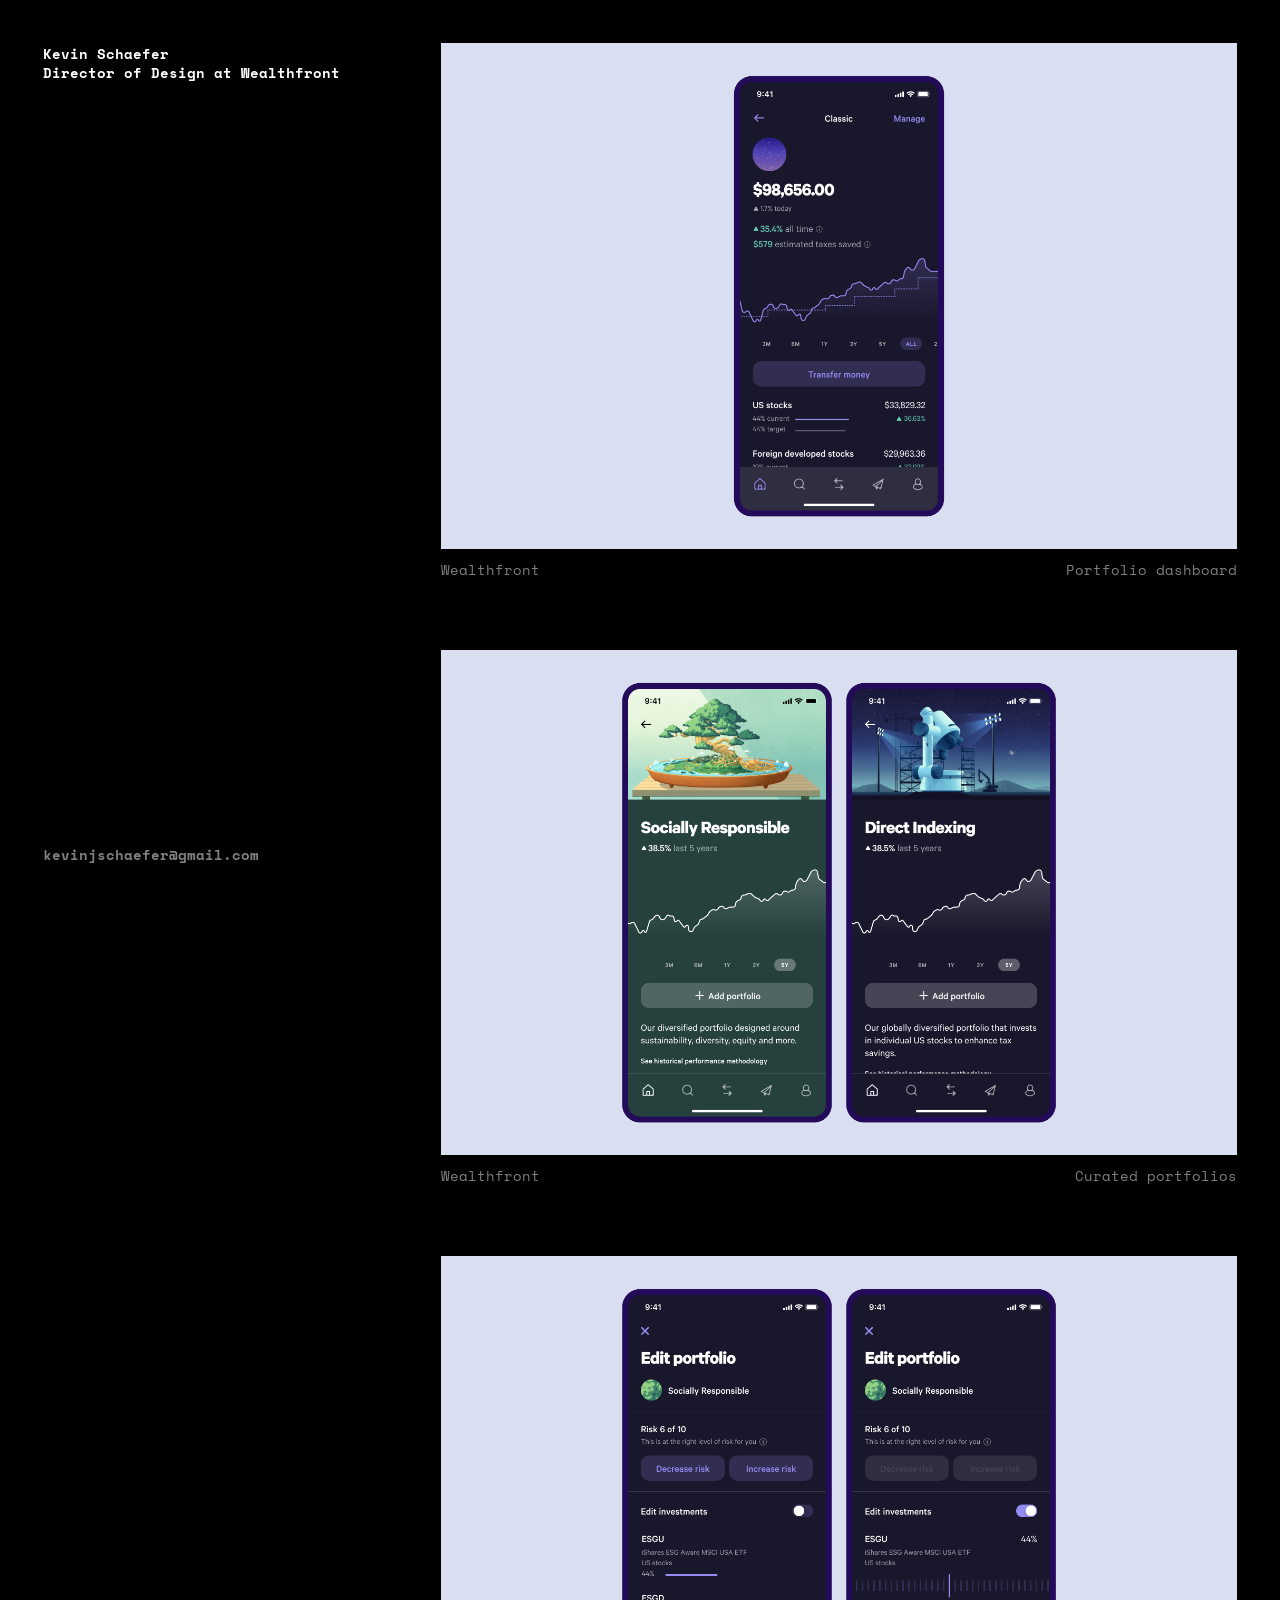
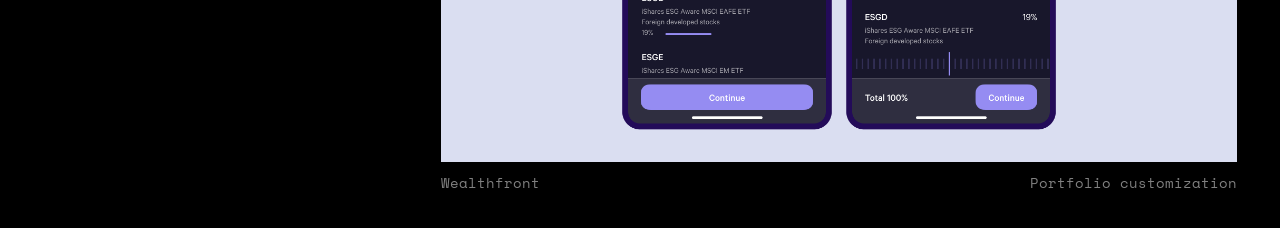
<file: index.html>
<html>
<head>
  <meta charset="utf-8">
  <title>Kevin Schaefer | Product Designer</title>
  <meta http-equiv="Content-Type" content="text/html; charset=utf-8">
  <meta name="viewport" content="width=device-width, initial-scale=1">
  <meta http-equiv="X-UA-Compatible" content="IE=edge">
  <link rel="stylesheet" href="raster.grid.css">
  <link rel="stylesheet" href="style.css">
  <link href="https://fonts.googleapis.com/css?family=Space+Mono:700&display=swap" rel="stylesheet">
</head>
<body>
  <grid columns=6>
    <c span=1-2 span-s=row class="intro">
      <h1 class="name">Kevin Schaefer</h1>
      <h2 class="title">Director of Design at Wealthfront</h2>
      <h2 class="email"><a href="mailto:kevinjschaefer@gmail.com">kevinjschaefer@gmail.com</a></h2>
    </c>
    <c span=3-6 span-s=row>
      <div class="project">
        <img src="img/thumb1.png" />
        <span class="left">Wealthfront</span>
        <span class="right">Portfolio dashboard</span>
      </div>
      <div class="divider"></div>
      <div class="project">
        <img src="img/thumb2.png" />
        <span class="left">Wealthfront</span>
        <span class="right">Curated portfolios</span>
      </div>
      <div class="divider"></div>
      <div class="project">
        <img src="img/thumb3.png" />
        <span class="left">Wealthfront</span>
        <span class="right">Portfolio customization</span>
      </div>
    </c>
  </grid>
</body>
</html>
</file>
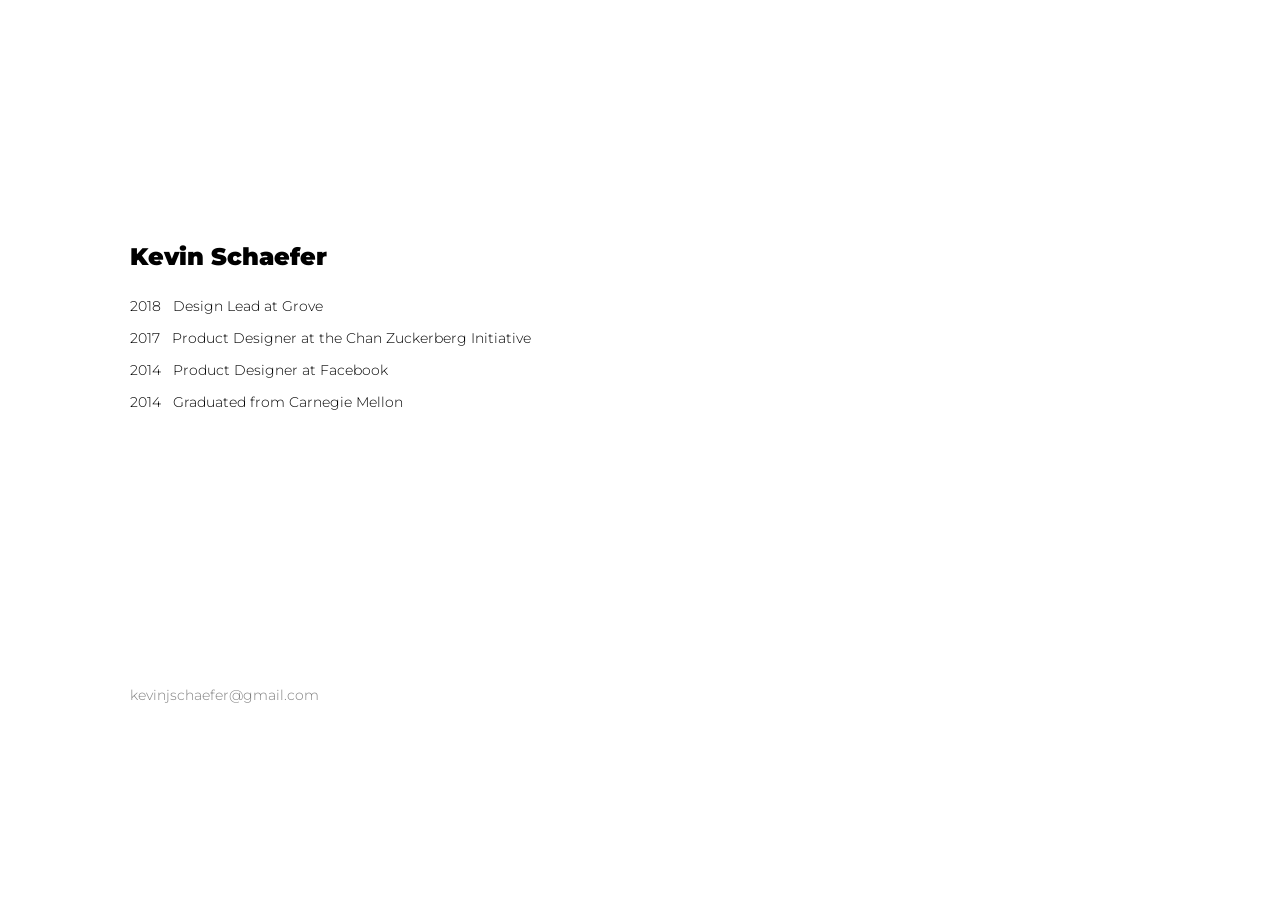
<file: old/index.html>
<!DOCTYPE html>

<html>
    <head>
        <!-- Github Hosted -->
        <title>Kevin Schaefer | Product Designer</title>
        <link rel="stylesheet" type="text/css" href="css/styles.css">
        <script src="http://ajax.googleapis.com/ajax/libs/jquery/1.11.1/jquery.min.js"></script>
        <link href="https://fonts.googleapis.com/css?family=Montserrat:300,800,900" rel="stylesheet">
        <meta name="viewport" content="width=device-width, initial-scale=3, maximum-scale=1">
    </head>
     
    <body>
        <div class="page">
            <div class="container">
                <div class="intro">
                    <div>
                        <h1>Kevin Schaefer</h1>
                        <h3>2018&nbsp;&nbsp;&nbsp;Design Lead at Grove</h3>
                        <h3>2017&nbsp;&nbsp;&nbsp;Product Designer at the Chan&nbsp;Zuckerberg&nbsp;Initiative</h3>
                        <h3>2014&nbsp;&nbsp;&nbsp;Product Designer at Facebook</h3>
                        <h3>2014&nbsp;&nbsp;&nbsp;Graduated from Carnegie Mellon</h3>
                    </div>
                </div>
                <!--<div class="project">
                    <div id="thumb1" class="thumbnail">
                        <img src="img/thumb1.png" />
                    </div>
                    <div class="description">
                        <h4>Summit Learning</h4>
                        <h5>Helping students track their&nbsp;learning</h5>
                    </div>
                </div>
                <div class="project">
                    <div id="thumb2" class="thumbnail">
                        <img src="img/thumb2.png" />
                    </div>
                    <div class="description">
                        <h4>Summit Learning</h4>
                        <h5>Helping students build self&#8209;awareness</h5>
                    </div>
                </div>
                <div class="project">
                    <div id="thumb3" class="thumbnail">
                        <img src="img/thumb3.png" />
                    </div>
                    <div class="description">
                        <h4>Summit Learning</h4>
                        <h5>Helping teachers efficiently give&nbsp;feedback</h5>
                    </div>
                </div>
                <div class="project">
                    <div id="thumb4" class="thumbnail bottom">
                        <img src="img/thumb4.png" />
                    </div>
                    <div class="description">
                        <h4>Facebook</h4>
                        <h5>Making event invites feel more&nbsp;personal</h5>
                    </div>
                </div>
                <div class="project">
                    <div id="thumb5" class="thumbnail">
                        <img src="img/thumb5.png" />
                    </div>
                    <div class="description">
                        <h4>Facebook</h4>
                        <h5>Simplifying the events privacy&nbsp;system</h5>
                    </div>
                </div>
                <div class="project">
                    <div id="thumb6" class="thumbnail bottom">
                        <img src="img/thumb6.png" />
                    </div>
                    <div class="description">
                        <h4>Facebook</h4>
                        <h5>Making it more fun to create an&nbsp;event</h5>
                    </div>
                </div>-->
            </div>
        </div>
        <div class="footer">
             <h3 id="contact">
                <a href="mailto:kevinjschaefer@gmail.com">kevinjschaefer@gmail.com</a>
            </h3>
        </div>

        <script>
        $(document).ready(function() {
            var thumbMids = []
            var currentClosestThumb = 1;

            function computeThumbMids() {
                for(var i = 1; i <= 6; i++) {
                    var thumbRect = $('#thumb' + i)[0].getBoundingClientRect();
                    var midY = thumbRect.y + (thumbRect.height/2);
                    thumbMids.push(midY);
                }
            }

            computeThumbMids();

            function moveLogic(mid) {
                var thumbDistances = [];
                
                for(var i = 1; i <= 6; i++) {
                    var dist = Math.abs(thumbMids[i-1] - mid);
                    thumbDistances.push(dist);
                }

                var minDistance = Math.min.apply(null, thumbDistances);
                var closestThumb = 1;

                for(var i = 1; i <= 6; i++) {
                    if (minDistance == thumbDistances[i-1]) {
                        closestThumb = i
                    }
                }

                if (currentClosestThumb != closestThumb) {
                    $('#thumb' + currentClosestThumb).toggleClass('active');
                    $('#thumb' + closestThumb).toggleClass('active');
                    currentClosestThumb = closestThumb;
                }
            }

            /*$(document).scroll(function() {
              var currentScrollY = $(document).scrollTop();
              var currentHeight = $(window).height();
              var currentMidpoint = currentScrollY + (currentHeight/2);
              moveLogic(currentMidpoint);
            });

            $(window).resize(function() {
              computeThumbMids();
            });*/

        });
        </script>

        <script>
		  (function(i,s,o,g,r,a,m){i['GoogleAnalyticsObject']=r;i[r]=i[r]||function(){
		  (i[r].q=i[r].q||[]).push(arguments)},i[r].l=1*new Date();a=s.createElement(o),
		  m=s.getElementsByTagName(o)[0];a.async=1;a.src=g;m.parentNode.insertBefore(a,m)
		  })(window,document,'script','//www.google-analytics.com/analytics.js','ga');
		
		  ga('create', 'UA-34521090-1', 'auto');
		  ga('send', 'pageview');
		</script>
    </body>
</html>
</file>
<file: raster.grid.css>
/* Raster v6 (rsms.me/raster) */
grid{display:grid;--grid-tc:repeat(4,1fr);grid-template-columns:var(--grid-tc);--grid-cs:1;--grid-ce:-1}grid>c{display:block;-moz-appearance:none;appearance:none;-webkit-appearance:none}grid[columns="1"]{--grid-tc:repeat(1,1fr)}grid[columns="2"]{--grid-tc:repeat(2,1fr)}grid[columns="3"]{--grid-tc:repeat(3,1fr)}grid[columns="4"]{--grid-tc:repeat(4,1fr)}grid[columns="5"]{--grid-tc:repeat(5,1fr)}grid[columns="6"]{--grid-tc:repeat(6,1fr)}grid[columns="7"]{--grid-tc:repeat(7,1fr)}grid[columns="8"]{--grid-tc:repeat(8,1fr)}grid[columns="9"]{--grid-tc:repeat(9,1fr)}grid[columns="10"]{--grid-tc:repeat(10,1fr)}grid[columns="11"]{--grid-tc:repeat(11,1fr)}grid[columns="12"]{--grid-tc:repeat(12,1fr)}grid[columns="13"]{--grid-tc:repeat(13,1fr)}grid[columns="14"]{--grid-tc:repeat(14,1fr)}grid[columns="15"]{--grid-tc:repeat(15,1fr)}grid[columns="16"]{--grid-tc:repeat(16,1fr)}grid[columns="17"]{--grid-tc:repeat(17,1fr)}grid[columns="18"]{--grid-tc:repeat(18,1fr)}grid[columns="19"]{--grid-tc:repeat(19,1fr)}grid[columns="20"]{--grid-tc:repeat(20,1fr)}grid[columns="21"]{--grid-tc:repeat(21,1fr)}grid[columns="22"]{--grid-tc:repeat(22,1fr)}grid[columns="23"]{--grid-tc:repeat(23,1fr)}grid[columns="24"]{--grid-tc:repeat(24,1fr)}grid[columns="25"]{--grid-tc:repeat(25,1fr)}grid[columns="26"]{--grid-tc:repeat(26,1fr)}grid[columns="27"]{--grid-tc:repeat(27,1fr)}grid[columns="28"]{--grid-tc:repeat(28,1fr)}grid[columns="29"]{--grid-tc:repeat(29,1fr)}grid[columns="30"]{--grid-tc:repeat(30,1fr)}grid>c[span^="1"]{--grid-cs:1}grid>c[span^="2"]{--grid-cs:2}grid>c[span^="3"]{--grid-cs:3}grid>c[span^="4"]{--grid-cs:4}grid>c[span^="5"]{--grid-cs:5}grid>c[span^="6"]{--grid-cs:6}grid>c[span^="7"]{--grid-cs:7}grid>c[span^="8"]{--grid-cs:8}grid>c[span^="9"]{--grid-cs:9}grid>c[span^="10"]{--grid-cs:10}grid>c[span^="11"]{--grid-cs:11}grid>c[span^="12"]{--grid-cs:12}grid>c[span^="13"]{--grid-cs:13}grid>c[span^="14"]{--grid-cs:14}grid>c[span^="15"]{--grid-cs:15}grid>c[span^="16"]{--grid-cs:16}grid>c[span^="17"]{--grid-cs:17}grid>c[span^="18"]{--grid-cs:18}grid>c[span^="19"]{--grid-cs:19}grid>c[span^="20"]{--grid-cs:20}grid>c[span^="21"]{--grid-cs:21}grid>c[span^="22"]{--grid-cs:22}grid>c[span^="23"]{--grid-cs:23}grid>c[span^="24"]{--grid-cs:24}grid>c[span^="25"]{--grid-cs:25}grid>c[span^="26"]{--grid-cs:26}grid>c[span^="27"]{--grid-cs:27}grid>c[span^="28"]{--grid-cs:28}grid>c[span^="29"]{--grid-cs:29}grid>c[span^="30"]{--grid-cs:30}grid>c[span$="+1"],grid>c[span="1"]{--grid-ce:1}grid>c[span$="+2"],grid>c[span$="-1"],grid>c[span="2"]{--grid-ce:2}grid>c[span$="+3"],grid>c[span$="-2"],grid>c[span="3"]{--grid-ce:3}grid>c[span$="+4"],grid>c[span$="-3"],grid>c[span="4"]{--grid-ce:4}grid>c[span$="+5"],grid>c[span$="-4"],grid>c[span="5"]{--grid-ce:5}grid>c[span$="+6"],grid>c[span$="-5"],grid>c[span="6"]{--grid-ce:6}grid>c[span$="+7"],grid>c[span$="-6"],grid>c[span="7"]{--grid-ce:7}grid>c[span$="+8"],grid>c[span$="-7"],grid>c[span="8"]{--grid-ce:8}grid>c[span$="+9"],grid>c[span$="-8"],grid>c[span="9"]{--grid-ce:9}grid>c[span$="+10"],grid>c[span$="-9"],grid>c[span="10"]{--grid-ce:10}grid>c[span$="+11"],grid>c[span$="-10"],grid>c[span="11"]{--grid-ce:11}grid>c[span$="+12"],grid>c[span$="-11"],grid>c[span="12"]{--grid-ce:12}grid>c[span$="+13"],grid>c[span$="-12"],grid>c[span="13"]{--grid-ce:13}grid>c[span$="+14"],grid>c[span$="-13"],grid>c[span="14"]{--grid-ce:14}grid>c[span$="+15"],grid>c[span$="-14"],grid>c[span="15"]{--grid-ce:15}grid>c[span$="+16"],grid>c[span$="-15"],grid>c[span="16"]{--grid-ce:16}grid>c[span$="+17"],grid>c[span$="-16"],grid>c[span="17"]{--grid-ce:17}grid>c[span$="+18"],grid>c[span$="-17"],grid>c[span="18"]{--grid-ce:18}grid>c[span$="+19"],grid>c[span$="-18"],grid>c[span="19"]{--grid-ce:19}grid>c[span$="+20"],grid>c[span$="-19"],grid>c[span="20"]{--grid-ce:20}grid>c[span$="+21"],grid>c[span$="-20"],grid>c[span="21"]{--grid-ce:21}grid>c[span$="+22"],grid>c[span$="-21"],grid>c[span="22"]{--grid-ce:22}grid>c[span$="+23"],grid>c[span$="-22"],grid>c[span="23"]{--grid-ce:23}grid>c[span$="+24"],grid>c[span$="-23"],grid>c[span="24"]{--grid-ce:24}grid>c[span$="+25"],grid>c[span$="-24"],grid>c[span="25"]{--grid-ce:25}grid>c[span$="+26"],grid>c[span$="-25"],grid>c[span="26"]{--grid-ce:26}grid>c[span$="+27"],grid>c[span$="-26"],grid>c[span="27"]{--grid-ce:27}grid>c[span$="+28"],grid>c[span$="-27"],grid>c[span="28"]{--grid-ce:28}grid>c[span$="+29"],grid>c[span$="-28"],grid>c[span="29"]{--grid-ce:29}grid>c[span$="+30"],grid>c[span$="-29"],grid>c[span="30"]{--grid-ce:30}grid>c[span$="-30"]{--grid-ce:31}grid>c[span]{grid-column-end:span var(--grid-ce)}grid>c[span*="+"],grid>c[span*="-"],grid>c[span*=".."]{grid-column-start:var(--grid-cs)}grid>c[span*="-"],grid>c[span*=".."]{grid-column-end:var(--grid-ce)}grid>c[span=row]{grid-column:1/-1}@media only screen and (max-width:600px){grid[columns-s="1"]{--grid-tc:repeat(1,1fr)}grid[columns-s="2"]{--grid-tc:repeat(2,1fr)}grid[columns-s="3"]{--grid-tc:repeat(3,1fr)}grid[columns-s="4"]{--grid-tc:repeat(4,1fr)}grid[columns-s="5"]{--grid-tc:repeat(5,1fr)}grid[columns-s="6"]{--grid-tc:repeat(6,1fr)}grid[columns-s="7"]{--grid-tc:repeat(7,1fr)}grid[columns-s="8"]{--grid-tc:repeat(8,1fr)}grid[columns-s="9"]{--grid-tc:repeat(9,1fr)}grid[columns-s="10"]{--grid-tc:repeat(10,1fr)}grid[columns-s="11"]{--grid-tc:repeat(11,1fr)}grid[columns-s="12"]{--grid-tc:repeat(12,1fr)}grid[columns-s="13"]{--grid-tc:repeat(13,1fr)}grid[columns-s="14"]{--grid-tc:repeat(14,1fr)}grid[columns-s="15"]{--grid-tc:repeat(15,1fr)}grid[columns-s="16"]{--grid-tc:repeat(16,1fr)}grid[columns-s="17"]{--grid-tc:repeat(17,1fr)}grid[columns-s="18"]{--grid-tc:repeat(18,1fr)}grid[columns-s="19"]{--grid-tc:repeat(19,1fr)}grid[columns-s="20"]{--grid-tc:repeat(20,1fr)}grid[columns-s="21"]{--grid-tc:repeat(21,1fr)}grid[columns-s="22"]{--grid-tc:repeat(22,1fr)}grid[columns-s="23"]{--grid-tc:repeat(23,1fr)}grid[columns-s="24"]{--grid-tc:repeat(24,1fr)}grid[columns-s="25"]{--grid-tc:repeat(25,1fr)}grid[columns-s="26"]{--grid-tc:repeat(26,1fr)}grid[columns-s="27"]{--grid-tc:repeat(27,1fr)}grid[columns-s="28"]{--grid-tc:repeat(28,1fr)}grid[columns-s="29"]{--grid-tc:repeat(29,1fr)}grid[columns-s="30"]{--grid-tc:repeat(30,1fr)}grid>c[span-s^="1"]{--grid-cs:1}grid>c[span-s^="2"]{--grid-cs:2}grid>c[span-s^="3"]{--grid-cs:3}grid>c[span-s^="4"]{--grid-cs:4}grid>c[span-s^="5"]{--grid-cs:5}grid>c[span-s^="6"]{--grid-cs:6}grid>c[span-s^="7"]{--grid-cs:7}grid>c[span-s^="8"]{--grid-cs:8}grid>c[span-s^="9"]{--grid-cs:9}grid>c[span-s^="10"]{--grid-cs:10}grid>c[span-s^="11"]{--grid-cs:11}grid>c[span-s^="12"]{--grid-cs:12}grid>c[span-s^="13"]{--grid-cs:13}grid>c[span-s^="14"]{--grid-cs:14}grid>c[span-s^="15"]{--grid-cs:15}grid>c[span-s^="16"]{--grid-cs:16}grid>c[span-s^="17"]{--grid-cs:17}grid>c[span-s^="18"]{--grid-cs:18}grid>c[span-s^="19"]{--grid-cs:19}grid>c[span-s^="20"]{--grid-cs:20}grid>c[span-s^="21"]{--grid-cs:21}grid>c[span-s^="22"]{--grid-cs:22}grid>c[span-s^="23"]{--grid-cs:23}grid>c[span-s^="24"]{--grid-cs:24}grid>c[span-s^="25"]{--grid-cs:25}grid>c[span-s^="26"]{--grid-cs:26}grid>c[span-s^="27"]{--grid-cs:27}grid>c[span-s^="28"]{--grid-cs:28}grid>c[span-s^="29"]{--grid-cs:29}grid>c[span-s^="30"]{--grid-cs:30}grid>c[span-s$="+1"],grid>c[span-s="1"]{--grid-ce:1}grid>c[span-s$="+2"],grid>c[span-s$="-1"],grid>c[span-s="2"]{--grid-ce:2}grid>c[span-s$="+3"],grid>c[span-s$="-2"],grid>c[span-s="3"]{--grid-ce:3}grid>c[span-s$="+4"],grid>c[span-s$="-3"],grid>c[span-s="4"]{--grid-ce:4}grid>c[span-s$="+5"],grid>c[span-s$="-4"],grid>c[span-s="5"]{--grid-ce:5}grid>c[span-s$="+6"],grid>c[span-s$="-5"],grid>c[span-s="6"]{--grid-ce:6}grid>c[span-s$="+7"],grid>c[span-s$="-6"],grid>c[span-s="7"]{--grid-ce:7}grid>c[span-s$="+8"],grid>c[span-s$="-7"],grid>c[span-s="8"]{--grid-ce:8}grid>c[span-s$="+9"],grid>c[span-s$="-8"],grid>c[span-s="9"]{--grid-ce:9}grid>c[span-s$="+10"],grid>c[span-s$="-9"],grid>c[span-s="10"]{--grid-ce:10}grid>c[span-s$="+11"],grid>c[span-s$="-10"],grid>c[span-s="11"]{--grid-ce:11}grid>c[span-s$="+12"],grid>c[span-s$="-11"],grid>c[span-s="12"]{--grid-ce:12}grid>c[span-s$="+13"],grid>c[span-s$="-12"],grid>c[span-s="13"]{--grid-ce:13}grid>c[span-s$="+14"],grid>c[span-s$="-13"],grid>c[span-s="14"]{--grid-ce:14}grid>c[span-s$="+15"],grid>c[span-s$="-14"],grid>c[span-s="15"]{--grid-ce:15}grid>c[span-s$="+16"],grid>c[span-s$="-15"],grid>c[span-s="16"]{--grid-ce:16}grid>c[span-s$="+17"],grid>c[span-s$="-16"],grid>c[span-s="17"]{--grid-ce:17}grid>c[span-s$="+18"],grid>c[span-s$="-17"],grid>c[span-s="18"]{--grid-ce:18}grid>c[span-s$="+19"],grid>c[span-s$="-18"],grid>c[span-s="19"]{--grid-ce:19}grid>c[span-s$="+20"],grid>c[span-s$="-19"],grid>c[span-s="20"]{--grid-ce:20}grid>c[span-s$="+21"],grid>c[span-s$="-20"],grid>c[span-s="21"]{--grid-ce:21}grid>c[span-s$="+22"],grid>c[span-s$="-21"],grid>c[span-s="22"]{--grid-ce:22}grid>c[span-s$="+23"],grid>c[span-s$="-22"],grid>c[span-s="23"]{--grid-ce:23}grid>c[span-s$="+24"],grid>c[span-s$="-23"],grid>c[span-s="24"]{--grid-ce:24}grid>c[span-s$="+25"],grid>c[span-s$="-24"],grid>c[span-s="25"]{--grid-ce:25}grid>c[span-s$="+26"],grid>c[span-s$="-25"],grid>c[span-s="26"]{--grid-ce:26}grid>c[span-s$="+27"],grid>c[span-s$="-26"],grid>c[span-s="27"]{--grid-ce:27}grid>c[span-s$="+28"],grid>c[span-s$="-27"],grid>c[span-s="28"]{--grid-ce:28}grid>c[span-s$="+29"],grid>c[span-s$="-28"],grid>c[span-s="29"]{--grid-ce:29}grid>c[span-s$="+30"],grid>c[span-s$="-29"],grid>c[span-s="30"]{--grid-ce:30}grid>c[span-s$="-30"]{--grid-ce:31}grid>c[span-s]{grid-column-end:span var(--grid-ce)}grid>c[span-s*="+"],grid>c[span-s*="-"],grid>c[span-s*=".."]{grid-column-start:var(--grid-cs)}grid>c[span-s*="-"],grid>c[span-s*=".."]{grid-column-end:var(--grid-ce)}grid>c[span-s=row]{grid-column:1/-1}}@media only screen and (min-width:1599px){grid[columns-l="1"]{--grid-tc:repeat(1,1fr)}grid[columns-l="2"]{--grid-tc:repeat(2,1fr)}grid[columns-l="3"]{--grid-tc:repeat(3,1fr)}grid[columns-l="4"]{--grid-tc:repeat(4,1fr)}grid[columns-l="5"]{--grid-tc:repeat(5,1fr)}grid[columns-l="6"]{--grid-tc:repeat(6,1fr)}grid[columns-l="7"]{--grid-tc:repeat(7,1fr)}grid[columns-l="8"]{--grid-tc:repeat(8,1fr)}grid[columns-l="9"]{--grid-tc:repeat(9,1fr)}grid[columns-l="10"]{--grid-tc:repeat(10,1fr)}grid[columns-l="11"]{--grid-tc:repeat(11,1fr)}grid[columns-l="12"]{--grid-tc:repeat(12,1fr)}grid[columns-l="13"]{--grid-tc:repeat(13,1fr)}grid[columns-l="14"]{--grid-tc:repeat(14,1fr)}grid[columns-l="15"]{--grid-tc:repeat(15,1fr)}grid[columns-l="16"]{--grid-tc:repeat(16,1fr)}grid[columns-l="17"]{--grid-tc:repeat(17,1fr)}grid[columns-l="18"]{--grid-tc:repeat(18,1fr)}grid[columns-l="19"]{--grid-tc:repeat(19,1fr)}grid[columns-l="20"]{--grid-tc:repeat(20,1fr)}grid[columns-l="21"]{--grid-tc:repeat(21,1fr)}grid[columns-l="22"]{--grid-tc:repeat(22,1fr)}grid[columns-l="23"]{--grid-tc:repeat(23,1fr)}grid[columns-l="24"]{--grid-tc:repeat(24,1fr)}grid[columns-l="25"]{--grid-tc:repeat(25,1fr)}grid[columns-l="26"]{--grid-tc:repeat(26,1fr)}grid[columns-l="27"]{--grid-tc:repeat(27,1fr)}grid[columns-l="28"]{--grid-tc:repeat(28,1fr)}grid[columns-l="29"]{--grid-tc:repeat(29,1fr)}grid[columns-l="30"]{--grid-tc:repeat(30,1fr)}grid>c[span-l^="1"]{--grid-cs:1}grid>c[span-l^="2"]{--grid-cs:2}grid>c[span-l^="3"]{--grid-cs:3}grid>c[span-l^="4"]{--grid-cs:4}grid>c[span-l^="5"]{--grid-cs:5}grid>c[span-l^="6"]{--grid-cs:6}grid>c[span-l^="7"]{--grid-cs:7}grid>c[span-l^="8"]{--grid-cs:8}grid>c[span-l^="9"]{--grid-cs:9}grid>c[span-l^="10"]{--grid-cs:10}grid>c[span-l^="11"]{--grid-cs:11}grid>c[span-l^="12"]{--grid-cs:12}grid>c[span-l^="13"]{--grid-cs:13}grid>c[span-l^="14"]{--grid-cs:14}grid>c[span-l^="15"]{--grid-cs:15}grid>c[span-l^="16"]{--grid-cs:16}grid>c[span-l^="17"]{--grid-cs:17}grid>c[span-l^="18"]{--grid-cs:18}grid>c[span-l^="19"]{--grid-cs:19}grid>c[span-l^="20"]{--grid-cs:20}grid>c[span-l^="21"]{--grid-cs:21}grid>c[span-l^="22"]{--grid-cs:22}grid>c[span-l^="23"]{--grid-cs:23}grid>c[span-l^="24"]{--grid-cs:24}grid>c[span-l^="25"]{--grid-cs:25}grid>c[span-l^="26"]{--grid-cs:26}grid>c[span-l^="27"]{--grid-cs:27}grid>c[span-l^="28"]{--grid-cs:28}grid>c[span-l^="29"]{--grid-cs:29}grid>c[span-l^="30"]{--grid-cs:30}grid>c[span-l$="+1"],grid>c[span-l="1"]{--grid-ce:1}grid>c[span-l$="+2"],grid>c[span-l$="-1"],grid>c[span-l="2"]{--grid-ce:2}grid>c[span-l$="+3"],grid>c[span-l$="-2"],grid>c[span-l="3"]{--grid-ce:3}grid>c[span-l$="+4"],grid>c[span-l$="-3"],grid>c[span-l="4"]{--grid-ce:4}grid>c[span-l$="+5"],grid>c[span-l$="-4"],grid>c[span-l="5"]{--grid-ce:5}grid>c[span-l$="+6"],grid>c[span-l$="-5"],grid>c[span-l="6"]{--grid-ce:6}grid>c[span-l$="+7"],grid>c[span-l$="-6"],grid>c[span-l="7"]{--grid-ce:7}grid>c[span-l$="+8"],grid>c[span-l$="-7"],grid>c[span-l="8"]{--grid-ce:8}grid>c[span-l$="+9"],grid>c[span-l$="-8"],grid>c[span-l="9"]{--grid-ce:9}grid>c[span-l$="+10"],grid>c[span-l$="-9"],grid>c[span-l="10"]{--grid-ce:10}grid>c[span-l$="+11"],grid>c[span-l$="-10"],grid>c[span-l="11"]{--grid-ce:11}grid>c[span-l$="+12"],grid>c[span-l$="-11"],grid>c[span-l="12"]{--grid-ce:12}grid>c[span-l$="+13"],grid>c[span-l$="-12"],grid>c[span-l="13"]{--grid-ce:13}grid>c[span-l$="+14"],grid>c[span-l$="-13"],grid>c[span-l="14"]{--grid-ce:14}grid>c[span-l$="+15"],grid>c[span-l$="-14"],grid>c[span-l="15"]{--grid-ce:15}grid>c[span-l$="+16"],grid>c[span-l$="-15"],grid>c[span-l="16"]{--grid-ce:16}grid>c[span-l$="+17"],grid>c[span-l$="-16"],grid>c[span-l="17"]{--grid-ce:17}grid>c[span-l$="+18"],grid>c[span-l$="-17"],grid>c[span-l="18"]{--grid-ce:18}grid>c[span-l$="+19"],grid>c[span-l$="-18"],grid>c[span-l="19"]{--grid-ce:19}grid>c[span-l$="+20"],grid>c[span-l$="-19"],grid>c[span-l="20"]{--grid-ce:20}grid>c[span-l$="+21"],grid>c[span-l$="-20"],grid>c[span-l="21"]{--grid-ce:21}grid>c[span-l$="+22"],grid>c[span-l$="-21"],grid>c[span-l="22"]{--grid-ce:22}grid>c[span-l$="+23"],grid>c[span-l$="-22"],grid>c[span-l="23"]{--grid-ce:23}grid>c[span-l$="+24"],grid>c[span-l$="-23"],grid>c[span-l="24"]{--grid-ce:24}grid>c[span-l$="+25"],grid>c[span-l$="-24"],grid>c[span-l="25"]{--grid-ce:25}grid>c[span-l$="+26"],grid>c[span-l$="-25"],grid>c[span-l="26"]{--grid-ce:26}grid>c[span-l$="+27"],grid>c[span-l$="-26"],grid>c[span-l="27"]{--grid-ce:27}grid>c[span-l$="+28"],grid>c[span-l$="-27"],grid>c[span-l="28"]{--grid-ce:28}grid>c[span-l$="+29"],grid>c[span-l$="-28"],grid>c[span-l="29"]{--grid-ce:29}grid>c[span-l$="+30"],grid>c[span-l$="-29"],grid>c[span-l="30"]{--grid-ce:30}grid>c[span-l$="-30"]{--grid-ce:31}grid>c[span-l]{grid-column-end:span var(--grid-ce)}grid>c[span-l*="+"],grid>c[span-l*="-"],grid>c[span-l*=".."]{grid-column-start:var(--grid-cs)}grid>c[span-l*="-"],grid>c[span-l*=".."]{grid-column-end:var(--grid-ce)}grid>c[span-l=row]{grid-column:1/-1}}grid.debug>*{--color:rgba(248,110,91,0.3);background-image:linear-gradient(180deg,var(--color) 0,var(--color))}grid.debug>:nth-child(6n+2){--color:rgba(103,126,208,0.3)}grid.debug>:nth-child(6n+3){--color:rgba(224,174,72,0.3)}grid.debug>:nth-child(6n+4){--color:rgba(77,214,115,0.3)}grid.debug>:nth-child(6n+5){--color:rgba(217,103,219,0.3)}grid.debug>:nth-child(6n+6){--color:rgba(94,204,211,0.3)}grid.debug>:nth-child(6n+7){--color:rgba(248,110,91,0.3)}
</file>
<file: style.css>
html {
	background: black;
	width: 100%;
	height: 100%;
	color: #FFF;
}

body {
	padding: 35px;
	font-family: 'Space Mono', monospace;
	font-size: 14px;
}

h1, h2 {
	margin: 0;
	font-size: 14px;
	position: fixed;
}

@media only screen and (max-width: 600px) {
  h1, h2 {
    position: static;
  }

  .intro {
  	margin-top: 50px;
  	margin-bottom: 75px;
  }

  body {
  	padding: 20px;
  }
}

a {
	color: #808080;;
	text-decoration: none;
}

.title {
	top: 62px;
}

.email {
	bottom: 35px;
	color: #808080;
}

.divider {
	width: 100%;
	height: 3px;
	margin-top: 43px;
	margin-bottom: 55px;
}

.project {
	background: #E3E3D8;
	color: #808080;
}

.project img {
	width: 100%;
	height: auto;
}

.left, .right {
	margin-top: 10px;
}

.left {
	float: left;
}

.right {
	float: right;
}
</file>
<file: old/css/styles.css>
* {
  box-sizing: border-box;
}

body {
  margin: 0px;
  font-family: 'Montserrat', sans-serif;
  line-height: 1.3;
}

h1 {
  font-weight: 900;
  font-size: 24px;
  margin-bottom: 25px;
}

h3 {
  font-weight: 300;
  font-size: 14px;
}

h4 {
  font-size: 14px;
  font-weight: 400;
  margin-bottom: 4px;
}

h5 {
  font-size: 18px;
  margin-top: 0px;
}

.footer {
  height: 90px;
  display: flex;
  justify-content: center;
}

#contact {
  display: flex;
  align-items: center;
  flex-grow: 1;
  max-width: 1020px;
}

#contact a {
  color: rgba(0,0,0,0.5);
  text-decoration: none;
}

.page {
  min-height: 100%;
  min-width: 375px;
  padding: 0;
  margin: 0;
  display: flex;
  justify-content: center;
}

.container { 
  display: flex;
  max-width: 1020px;
  flex-direction: column;
  flex-grow: 1;
}

.intro {
  height: 650px;
  flex-grow: 1;
  display: flex;
  align-items: center;
}

.project {
  display: flex;
  flex-direction: row;
  flex-wrap: wrap;
  height: 380px;
  margin-bottom: 250px;
}

.project:nth-child(odd) {
  flex-direction: row-reverse;
}

.project:last-child {
  margin-bottom: 150px;
}

.thumbnail {
  display: flex;
  flex-grow: 3;
  width: 500px;
  background-color: #F6F7F9;
  transition: background-color 0.4s ease;
  justify-content: center;
  align-items: center;
}

.thumbnail.active {
  background-color: #A296E8;
}

.thumbnail.bottom {
  align-items: flex-end;
}

.thumbnail img {
  width: calc(100% - 70px);
  max-height: calc(100% - 70px);
  object-fit: contain;
}

.thumbnail.bottom img {
  max-height: calc(100% - 50px);
}

.description {
  flex-grow: 1;
  width: 350px;
  display: flex;
  justify-content: center;
  font-weight: 800;
  flex-direction: column;
}

.project:nth-child(even) .description  {
  padding-left: 40px;
}

.project:nth-child(odd) .description {
  padding-right: 40px;
}

@media only screen and (max-width: 1060px) {
    .page {
        margin-left: 20px;
        margin-right: 20px;
    }
}

@media only screen and (max-width: 889px) {
    .page {
      margin-left: 0px;
      margin-right: 0px;
    }

    .intro {
      height: 510px;
    }

    .project {
      height: 450px;
      margin-bottom: 10px;
    }

    .project:last-child {
      margin-bottom: 20px;
    }

    h1 {
      margin-left: 30px;
    }

    h3 {
      margin-right: 30px;
      margin-left: 30px;
    }

    .thumbnail {
      width: auto;
      height: 300px;
    }

    .thumbnail img {
      width: calc(100% - 50px);
    }

    .description {
      height: 100px;
      padding-left: 0px !important;
      padding-right: 0px !important;
      justify-content: flex-end;
      flex-direction: column-reverse;
    }

    .description h5 {
      margin-bottom: -10px;
      margin-left: 30px;
      margin-right: 30px;
    }

    .description h4 {
      margin-left: 30px;
      margin-right: 30px;
    }
}
</file>
